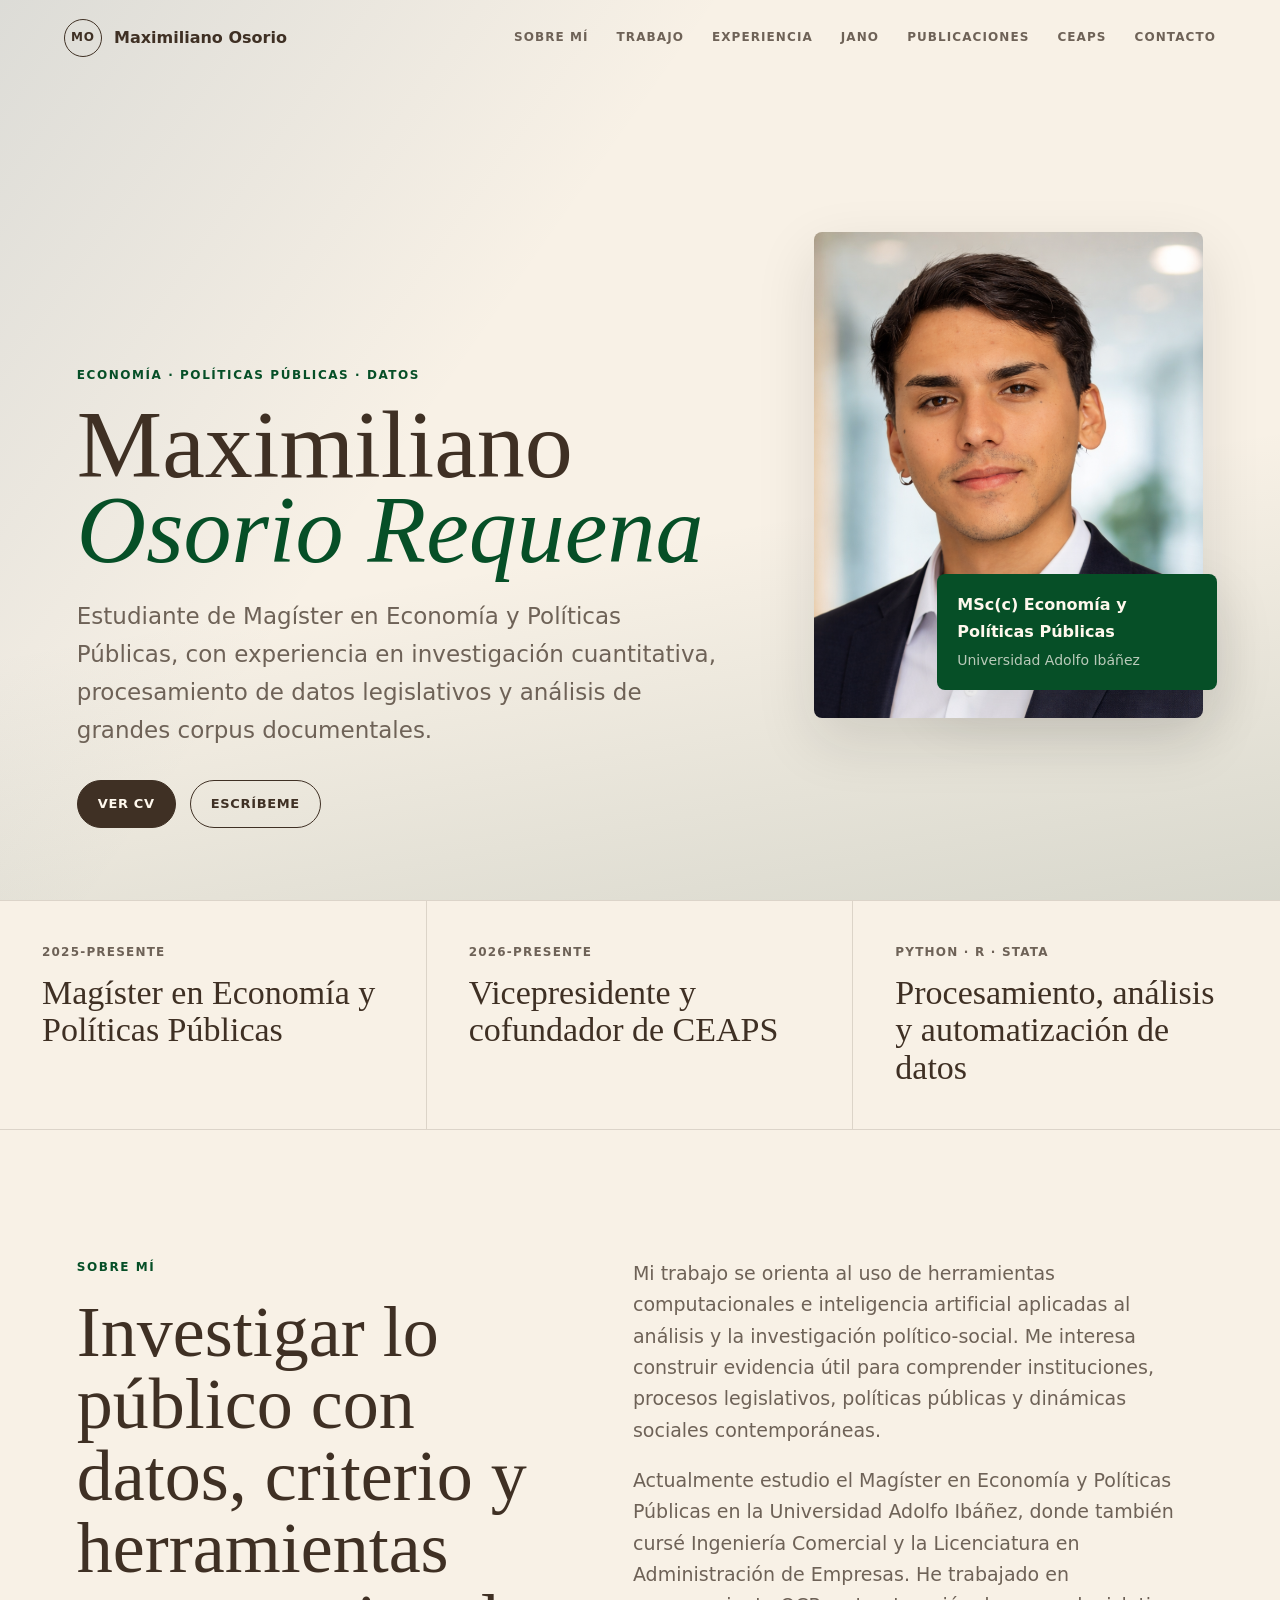
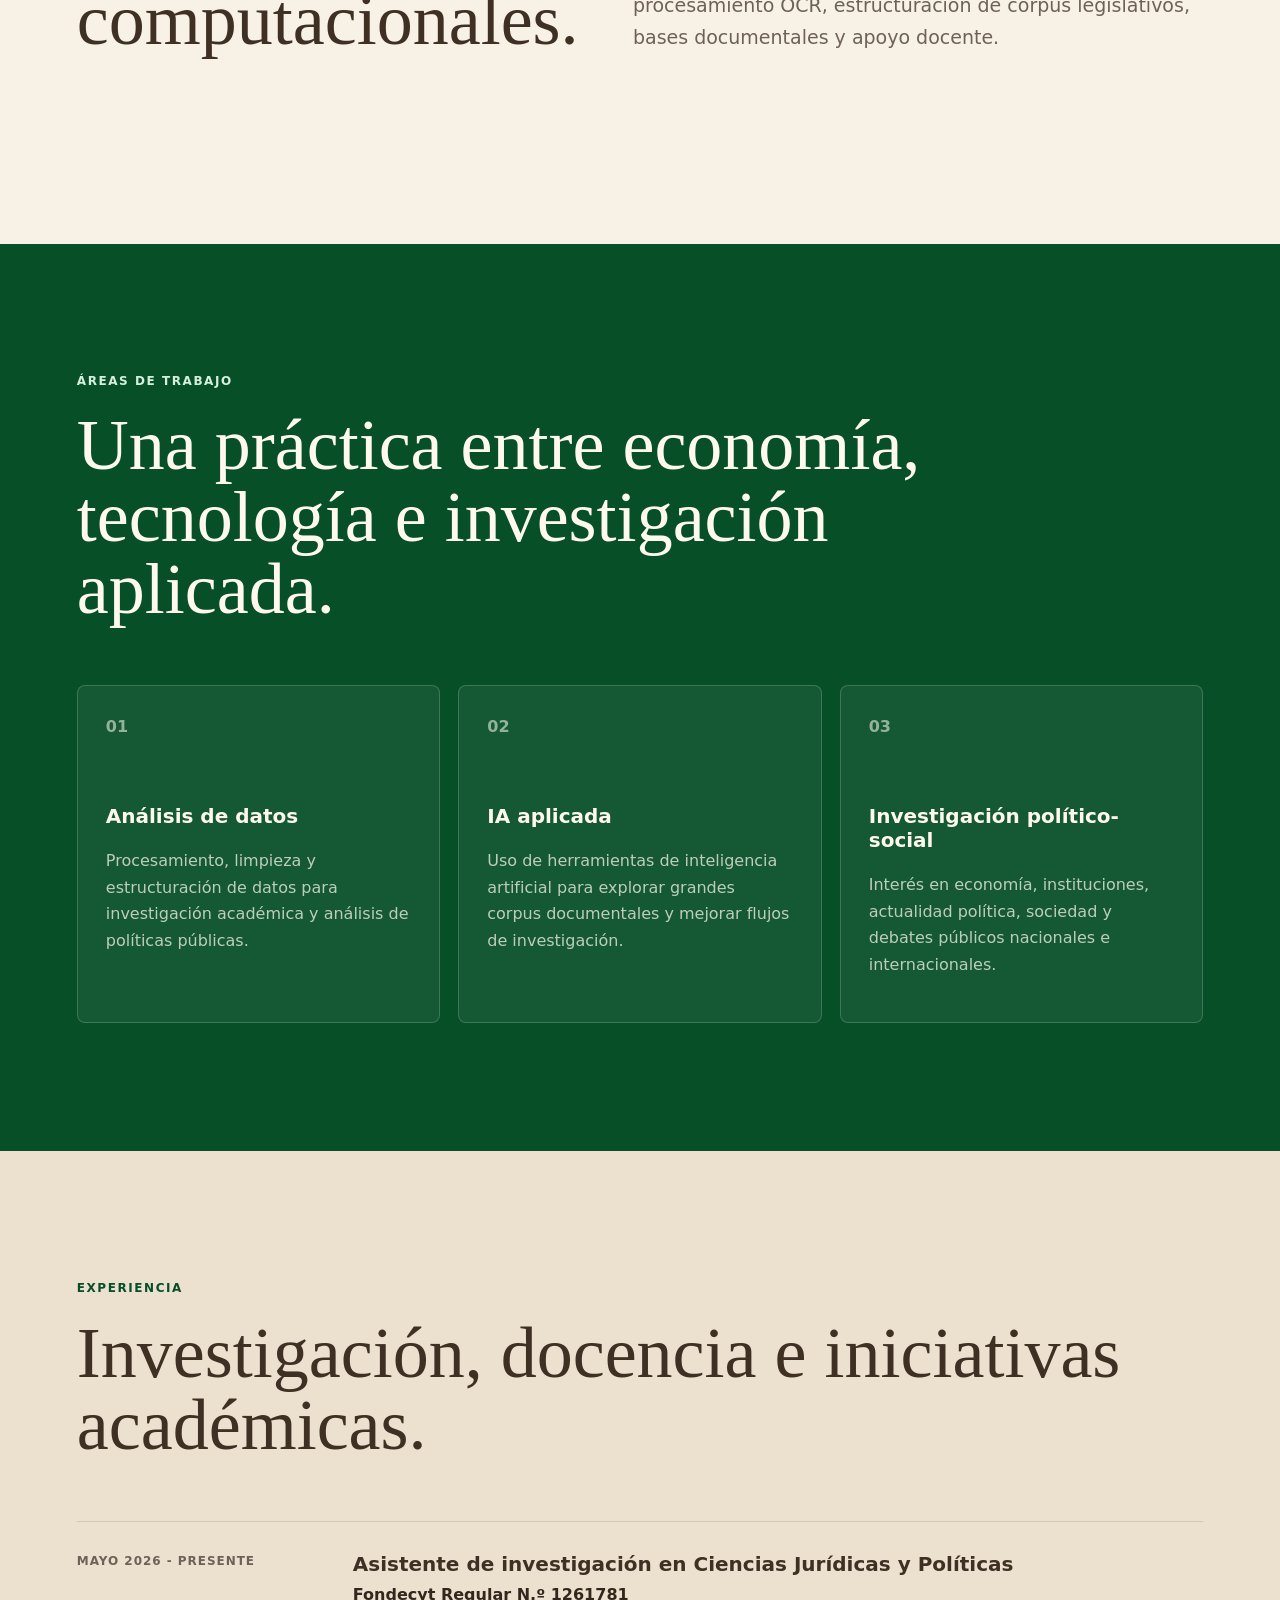
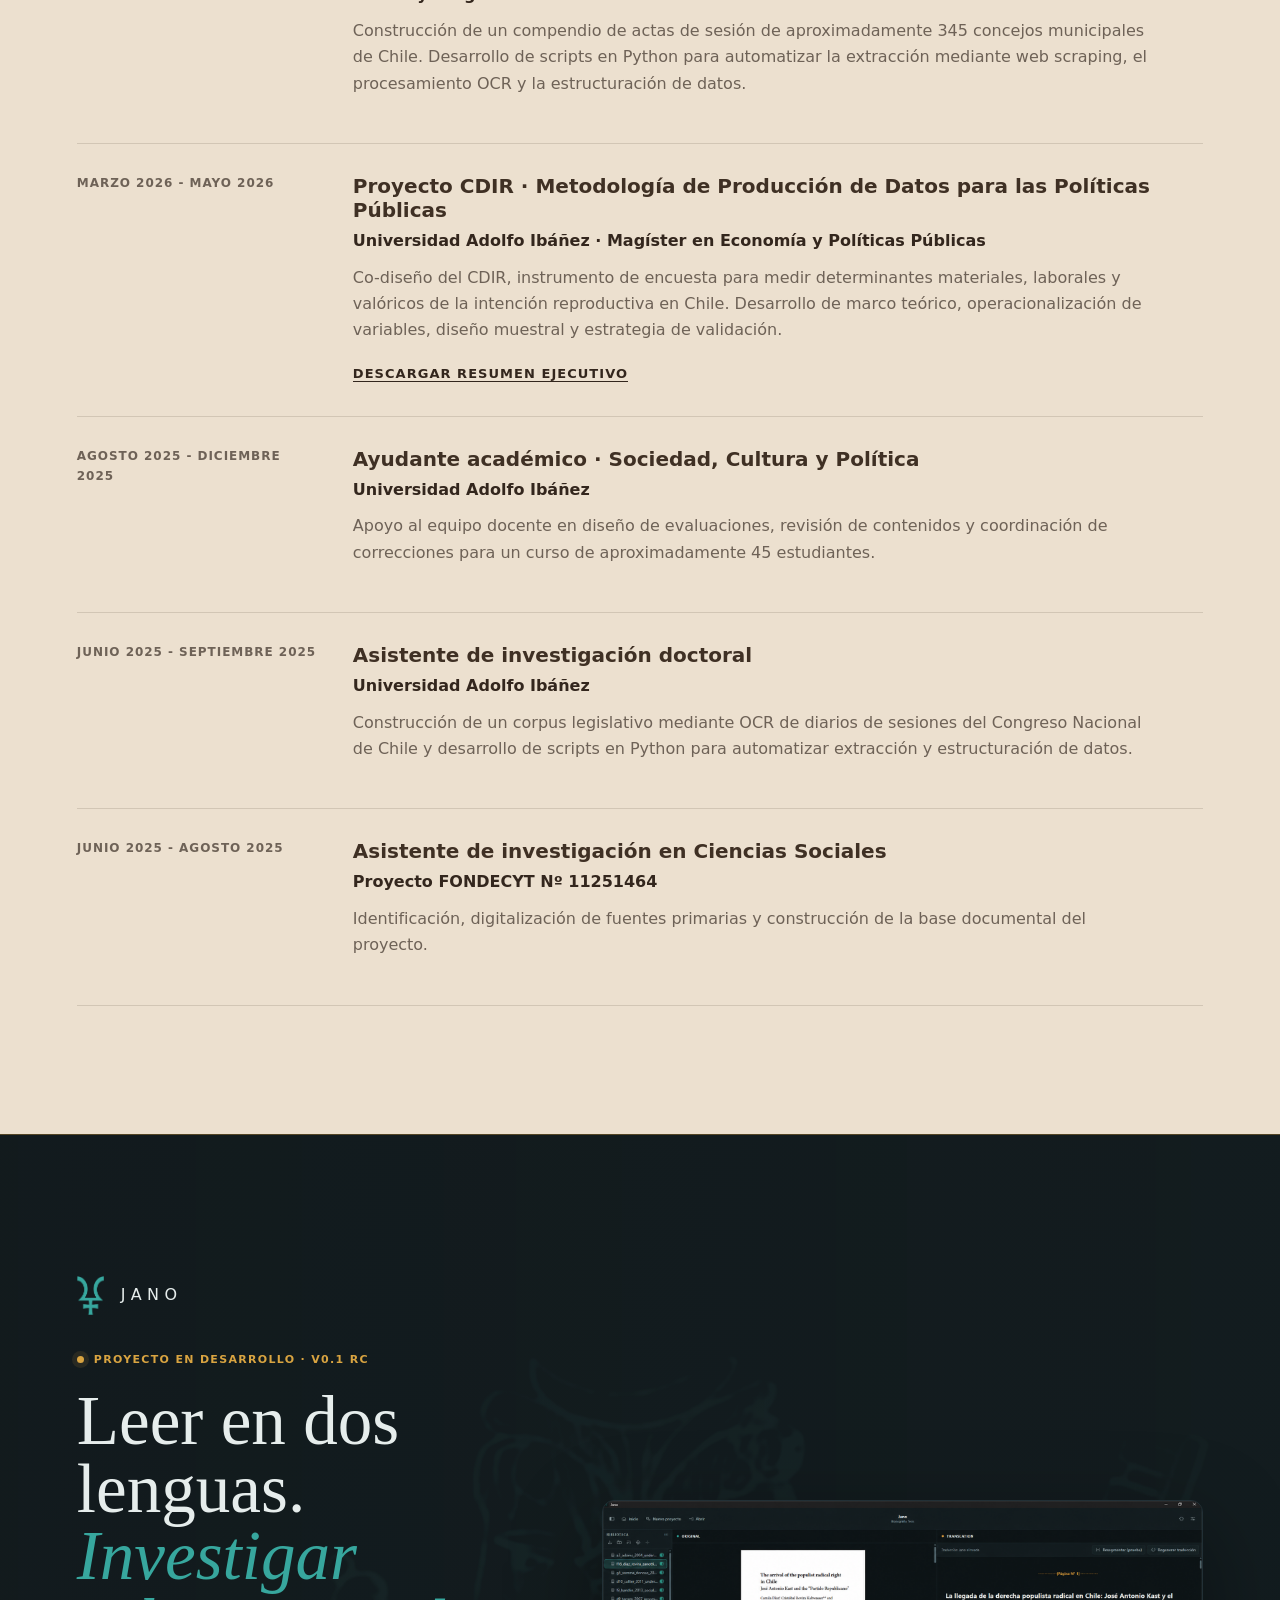
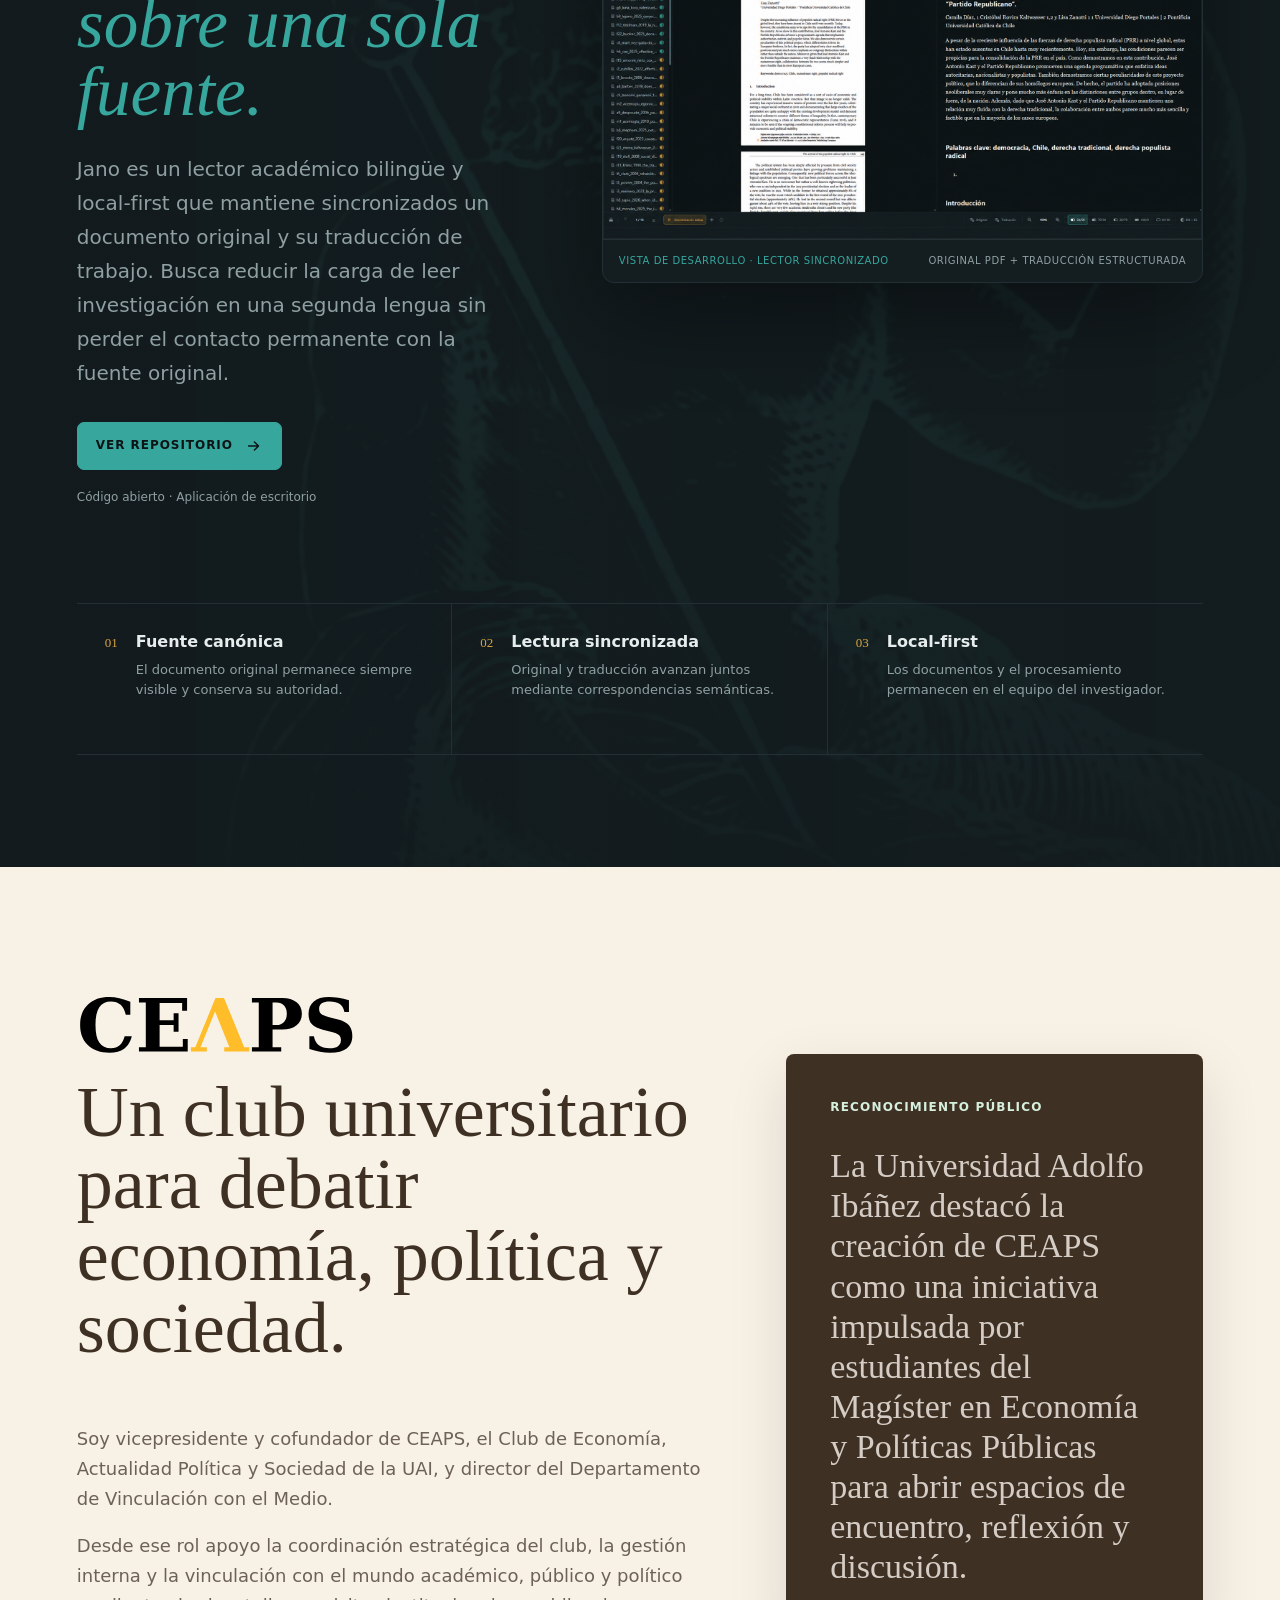
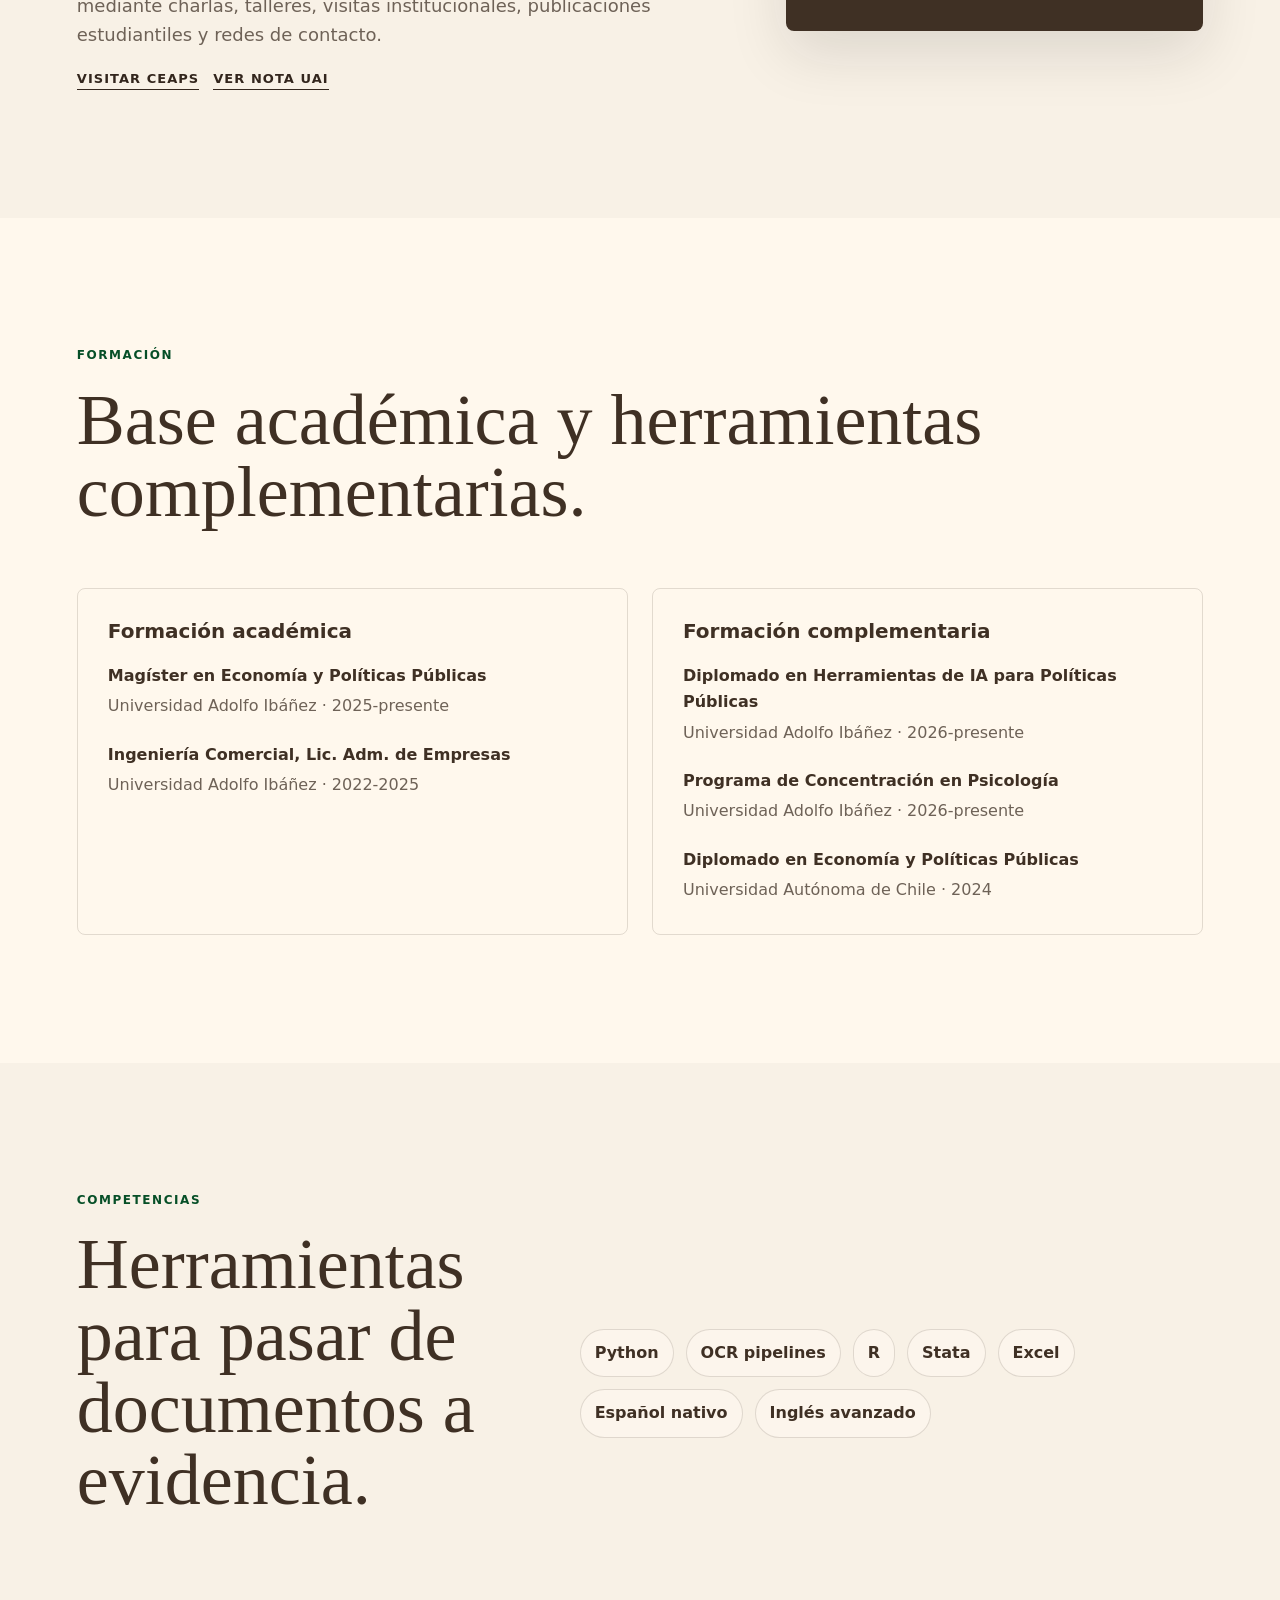
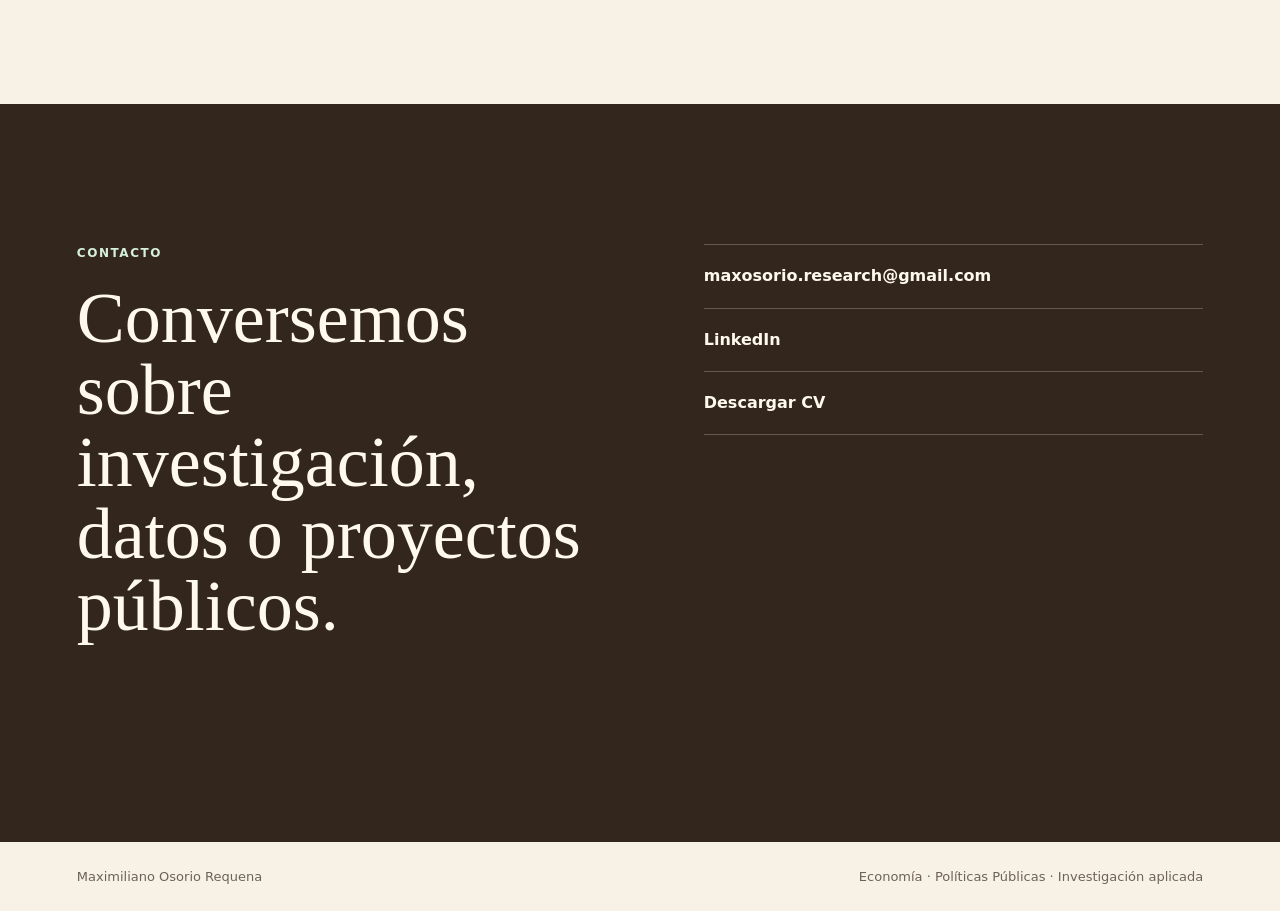
<file: index.html>
<!doctype html>
<html lang="es">
  <head>
    <meta charset="utf-8">
    <meta name="viewport" content="width=device-width, initial-scale=1">
    <title>Maximiliano Osorio Requena | Economía, datos e investigación pública</title>
    <meta name="description" content="Sitio personal de Maximiliano Osorio Requena, estudiante de Magíster en Economía y Políticas Públicas, con foco en investigación cuantitativa, datos legislativos e inteligencia artificial aplicada.">
    <meta name="author" content="Maximiliano Osorio Requena">
    <meta name="robots" content="index, follow">
    <meta name="theme-color" content="#f8f1e6">
    <link rel="canonical" href="https://maxosorio-research.github.io/">
    <link rel="manifest" href="site.webmanifest">
    <link rel="icon" href="assets/img/favicon.svg" type="image/svg+xml">
    <meta property="og:title" content="Maximiliano Osorio Requena">
    <meta property="og:description" content="Economía, políticas públicas, datos e inteligencia artificial aplicada a la investigación político-social.">
    <meta property="og:type" content="website">
    <meta property="og:url" content="https://maxosorio-research.github.io/">
    <meta property="og:image" content="assets/img/maximiliano-osorio-profile.png">
    <meta property="og:locale" content="es_CL">
    <meta name="twitter:card" content="summary_large_image">
    <meta name="twitter:title" content="Maximiliano Osorio Requena">
    <meta name="twitter:description" content="Economía, políticas públicas, datos e inteligencia artificial aplicada.">
    <meta name="twitter:image" content="assets/img/maximiliano-osorio-profile.png">
    <link rel="preload" as="image" href="assets/img/maximiliano-osorio-profile.png">
    <link rel="stylesheet" href="assets/css/styles.css">
    <script src="assets/js/main.js" defer></script>
  </head>
  <body>
    <a class="skip-link" href="#contenido">Saltar al contenido</a>

    <header class="site-header" id="siteHeader">
      <a class="brand" href="#hero" aria-label="Ir al inicio">
        <span class="brand-mark">MO</span>
        <span>Maximiliano Osorio</span>
      </a>

      <nav class="desktop-nav" aria-label="Navegación principal">
        <a href="#sobre-mi">Sobre mí</a>
        <a href="#trabajo">Trabajo</a>
        <a href="#experiencia">Experiencia</a>
        <a href="#jano">Jano</a>
        <a href="Publicaciones/">Publicaciones</a>
        <a href="#ceaps">CEAPS</a>
        <a href="#contacto">Contacto</a>
      </nav>

      <button class="menu-toggle" id="menuToggle" type="button" aria-label="Abrir menú" aria-expanded="false" aria-controls="mobileNav">
        <span></span>
        <span></span>
      </button>
    </header>

    <nav class="mobile-nav" id="mobileNav" aria-label="Navegación móvil" aria-hidden="true">
      <a href="#sobre-mi">Sobre mí</a>
      <a href="#trabajo">Trabajo</a>
      <a href="#experiencia">Experiencia</a>
      <a href="#jano">Jano</a>
      <a href="Publicaciones/">Publicaciones</a>
      <a href="#ceaps">CEAPS</a>
      <a href="#contacto">Contacto</a>
    </nav>

    <main id="contenido">
      <section class="hero" id="hero">
        <div class="hero-copy reveal">
          <p class="eyebrow">Economía · Políticas Públicas · Datos</p>
          <h1>Maximiliano<br><span class="surname-line">Osorio Requena</span></h1>
          <p class="hero-lede">
            Estudiante de Magíster en Economía y Políticas Públicas, con experiencia en investigación cuantitativa,
            procesamiento de datos legislativos y análisis de grandes corpus documentales.
          </p>
          <div class="hero-actions">
            <a class="button primary" href="assets/docs/cv-maximiliano-osorio-r.pdf" target="_blank" rel="noopener">Ver CV</a>
            <a class="button secondary" href="mailto:maxosorio.research@gmail.com">Escríbeme</a>
          </div>
        </div>

        <div class="hero-media reveal">
          <img src="assets/img/maximiliano-osorio-profile.png" alt="Retrato de Maximiliano Osorio Requena">
          <div class="hero-note">
            <strong>MSc(c) Economía y Políticas Públicas</strong>
            <span>Universidad Adolfo Ibáñez</span>
          </div>
        </div>
      </section>

      <section class="intro-band" aria-label="Resumen profesional">
        <div class="metric reveal">
          <span>2025-presente</span>
          <strong>Magíster en Economía y Políticas Públicas</strong>
        </div>
        <div class="metric reveal">
          <span>2026-presente</span>
          <strong>Vicepresidente y cofundador de CEAPS</strong>
        </div>
        <div class="metric reveal">
          <span>Python · R · Stata</span>
          <strong>Procesamiento, análisis y automatización de datos</strong>
        </div>
      </section>

      <section class="section two-column" id="sobre-mi">
        <div class="section-heading reveal">
          <p class="eyebrow">Sobre mí</p>
          <h2>Investigar lo público con datos, criterio y herramientas computacionales.</h2>
        </div>
        <div class="section-body reveal">
          <p>
            Mi trabajo se orienta al uso de herramientas computacionales e inteligencia artificial aplicadas
            al análisis y la investigación político-social. Me interesa construir evidencia útil para comprender
            instituciones, procesos legislativos, políticas públicas y dinámicas sociales contemporáneas.
          </p>
          <p>
            Actualmente estudio el Magíster en Economía y Políticas Públicas en la Universidad Adolfo Ibáñez,
            donde también cursé Ingeniería Comercial y la Licenciatura en Administración de Empresas. He trabajado
            en procesamiento OCR, estructuración de corpus legislativos, bases documentales y apoyo docente.
          </p>
        </div>
      </section>

      <section class="section section-dark" id="trabajo">
        <div class="section-heading reveal">
          <p class="eyebrow">Áreas de trabajo</p>
          <h2>Una práctica entre economía, tecnología e investigación aplicada.</h2>
        </div>
        <div class="cards-grid">
          <article class="card reveal">
            <span>01</span>
            <h3>Análisis de datos</h3>
            <p>Procesamiento, limpieza y estructuración de datos para investigación académica y análisis de políticas públicas.</p>
          </article>
          <article class="card reveal">
            <span>02</span>
            <h3>IA aplicada</h3>
            <p>Uso de herramientas de inteligencia artificial para explorar grandes corpus documentales y mejorar flujos de investigación.</p>
          </article>
          <article class="card reveal">
            <span>03</span>
            <h3>Investigación político-social</h3>
            <p>Interés en economía, instituciones, actualidad política, sociedad y debates públicos nacionales e internacionales.</p>
          </article>
        </div>
      </section>

      <section class="section timeline-section" id="experiencia">
        <div class="section-heading reveal">
          <p class="eyebrow">Experiencia</p>
          <h2>Investigación, docencia e iniciativas académicas.</h2>
        </div>

        <div class="timeline">
          <article class="timeline-item reveal">
            <time>Mayo 2026 - Presente</time>
            <div>
              <h3>Asistente de investigación en Ciencias Jurídicas y Políticas</h3>
              <p class="place">Fondecyt Regular N.º 1261781</p>
              <p>Construcción de un compendio de actas de sesión de aproximadamente 345 concejos municipales de Chile. Desarrollo de scripts en Python para automatizar la extracción mediante web scraping, el procesamiento OCR y la estructuración de datos.</p>
            </div>
          </article>

          <article class="timeline-item reveal">
            <time>Marzo 2026 - Mayo 2026</time>
            <div>
              <h3>Proyecto CDIR · Metodología de Producción de Datos para las Políticas Públicas</h3>
              <p class="place">Universidad Adolfo Ibáñez · Magíster en Economía y Políticas Públicas</p>
              <p>Co-diseño del CDIR, instrumento de encuesta para medir determinantes materiales, laborales y valóricos de la intención reproductiva en Chile. Desarrollo de marco teórico, operacionalización de variables, diseño muestral y estrategia de validación.</p>
              <p class="timeline-download">
                <a class="text-link" href="assets/docs/cdir-resumen-ejecutivo.pdf" target="_blank" rel="noopener" download>Descargar resumen ejecutivo</a>
              </p>
            </div>
          </article>

          <article class="timeline-item reveal">
            <time>Agosto 2025 - Diciembre 2025</time>
            <div>
              <h3>Ayudante académico · Sociedad, Cultura y Política</h3>
              <p class="place">Universidad Adolfo Ibáñez</p>
              <p>Apoyo al equipo docente en diseño de evaluaciones, revisión de contenidos y coordinación de correcciones para un curso de aproximadamente 45 estudiantes.</p>
            </div>
          </article>

          <article class="timeline-item reveal">
            <time>Junio 2025 - Septiembre 2025</time>
            <div>
              <h3>Asistente de investigación doctoral</h3>
              <p class="place">Universidad Adolfo Ibáñez</p>
              <p>Construcción de un corpus legislativo mediante OCR de diarios de sesiones del Congreso Nacional de Chile y desarrollo de scripts en Python para automatizar extracción y estructuración de datos.</p>
            </div>
          </article>

          <article class="timeline-item reveal">
            <time>Junio 2025 - Agosto 2025</time>
            <div>
              <h3>Asistente de investigación en Ciencias Sociales</h3>
              <p class="place">Proyecto FONDECYT Nº 11251464</p>
              <p>Identificación, digitalización de fuentes primarias y construcción de la base documental del proyecto.</p>
            </div>
          </article>
        </div>
      </section>

      <section class="jano-section" id="jano" aria-labelledby="jano-title">
        <div class="jano-layout">
          <div class="jano-copy reveal">
            <div class="jano-brandline" aria-label="Jano">
              <span class="jano-symbol" aria-hidden="true"></span>
              <span class="jano-wordmark">Jano</span>
            </div>

            <p class="jano-status"><span aria-hidden="true"></span>Proyecto en desarrollo · v0.1 RC</p>
            <h2 id="jano-title">Leer en dos lenguas.<br><em>Investigar sobre una sola fuente.</em></h2>
            <p class="jano-lede">
              Jano es un lector académico bilingüe y local-first que mantiene sincronizados un documento original
              y su traducción de trabajo. Busca reducir la carga de leer investigación en una segunda lengua sin
              perder el contacto permanente con la fuente original.
            </p>

            <div class="jano-actions">
              <a class="jano-button" href="https://github.com/maxosorio-research/Project_Jano" target="_blank" rel="noopener">
                Ver repositorio
                <svg viewBox="0 0 20 20" aria-hidden="true">
                  <path d="M4 10h11M10.5 5.5 15 10l-4.5 4.5" />
                </svg>
              </a>
              <span>Código abierto · Aplicación de escritorio</span>
            </div>
          </div>

          <figure class="jano-reader reveal">
            <div class="jano-reader-preview">
              <img
                src="assets/img/jano-reader-preview.png"
                width="1670"
                height="942"
                loading="lazy"
                alt="Interfaz de Jano con una biblioteca de documentos, el PDF original en inglés y su traducción al español en paneles paralelos"
              >
            </div>
            <figcaption>
              <span>Vista de desarrollo · lector sincronizado</span>
              <span>Original PDF + traducción estructurada</span>
            </figcaption>
          </figure>
        </div>

        <div class="jano-principles">
          <article class="reveal">
            <span>01</span>
            <div><h3>Fuente canónica</h3><p>El documento original permanece siempre visible y conserva su autoridad.</p></div>
          </article>
          <article class="reveal">
            <span>02</span>
            <div><h3>Lectura sincronizada</h3><p>Original y traducción avanzan juntos mediante correspondencias semánticas.</p></div>
          </article>
          <article class="reveal">
            <span>03</span>
            <div><h3>Local-first</h3><p>Los documentos y el procesamiento permanecen en el equipo del investigador.</p></div>
          </article>
        </div>
      </section>

      <section class="section feature-section" id="ceaps">
        <div class="feature-copy reveal">
          <div class="ceaps-brand">
            <img src="assets/img/ceaps-logo.svg" alt="CEAPS">
          </div>
          <h2>Un club universitario para debatir economía, política y sociedad.</h2>
          <p>
            Soy vicepresidente y cofundador de CEAPS, el Club de Economía, Actualidad Política y Sociedad de la UAI,
            y director del Departamento de Vinculación con el Medio.
          </p>
          <p>
            Desde ese rol apoyo la coordinación estratégica del club, la gestión interna y la vinculación con el
            mundo académico, público y político mediante charlas, talleres, visitas institucionales, publicaciones
            estudiantiles y redes de contacto.
          </p>
          <div class="inline-actions">
            <a class="text-link" href="https://ceapsuai.github.io/" target="_blank" rel="noopener">Visitar CEAPS</a>
            <a class="text-link" href="https://www.uai.cl/noticias/gobierno/estudiantes-uai-crean-club-para-promover-el-analisis-y-debate-sobre-economia-politica-y-sociedad" target="_blank" rel="noopener">Ver nota UAI</a>
          </div>
        </div>
        <div class="feature-panel reveal">
          <span class="panel-kicker">Reconocimiento público</span>
          <p>
            La Universidad Adolfo Ibáñez destacó la creación de CEAPS como una iniciativa impulsada por estudiantes
            del Magíster en Economía y Políticas Públicas para abrir espacios de encuentro, reflexión y discusión.
          </p>
        </div>
      </section>

      <section class="section education-section" id="formacion">
        <div class="section-heading reveal">
          <p class="eyebrow">Formación</p>
          <h2>Base académica y herramientas complementarias.</h2>
        </div>

        <div class="split-list">
          <div class="list-block reveal">
            <h3>Formación académica</h3>
            <ul>
              <li><strong>Magíster en Economía y Políticas Públicas</strong><span>Universidad Adolfo Ibáñez · 2025-presente</span></li>
              <li><strong>Ingeniería Comercial, Lic. Adm. de Empresas</strong><span>Universidad Adolfo Ibáñez · 2022-2025</span></li>
            </ul>
          </div>
          <div class="list-block reveal">
            <h3>Formación complementaria</h3>
            <ul>
              <li><strong>Diplomado en Herramientas de IA para Políticas Públicas</strong><span>Universidad Adolfo Ibáñez · 2026-presente</span></li>
              <li><strong>Programa de Concentración en Psicología</strong><span>Universidad Adolfo Ibáñez · 2026-presente</span></li>
              <li><strong>Diplomado en Economía y Políticas Públicas</strong><span>Universidad Autónoma de Chile · 2024</span></li>
            </ul>
          </div>
        </div>
      </section>

      <section class="section skills-section" aria-label="Competencias técnicas">
        <div class="skills-copy reveal">
          <p class="eyebrow">Competencias</p>
          <h2>Herramientas para pasar de documentos a evidencia.</h2>
        </div>
        <div class="skills-grid reveal">
          <span>Python</span>
          <span>OCR pipelines</span>
          <span>R</span>
          <span>Stata</span>
          <span>Excel</span>
          <span>Español nativo</span>
          <span>Inglés avanzado</span>
        </div>
      </section>

      <section class="contact-section" id="contacto">
        <div class="contact-copy reveal">
          <p class="eyebrow">Contacto</p>
          <h2>Conversemos sobre investigación, datos o proyectos públicos.</h2>
        </div>
        <div class="contact-links reveal">
          <a href="mailto:maxosorio.research@gmail.com">maxosorio.research@gmail.com</a>
          <a href="https://www.linkedin.com/in/maximiliano-osorio-requena-363098266" target="_blank" rel="noopener">LinkedIn</a>
          <a href="assets/docs/cv-maximiliano-osorio-r.pdf" target="_blank" rel="noopener">Descargar CV</a>
        </div>
      </section>
    </main>

    <footer class="site-footer">
      <span>Maximiliano Osorio Requena</span>
      <span>Economía · Políticas Públicas · Investigación aplicada</span>
    </footer>
  </body>
</html>
</file>
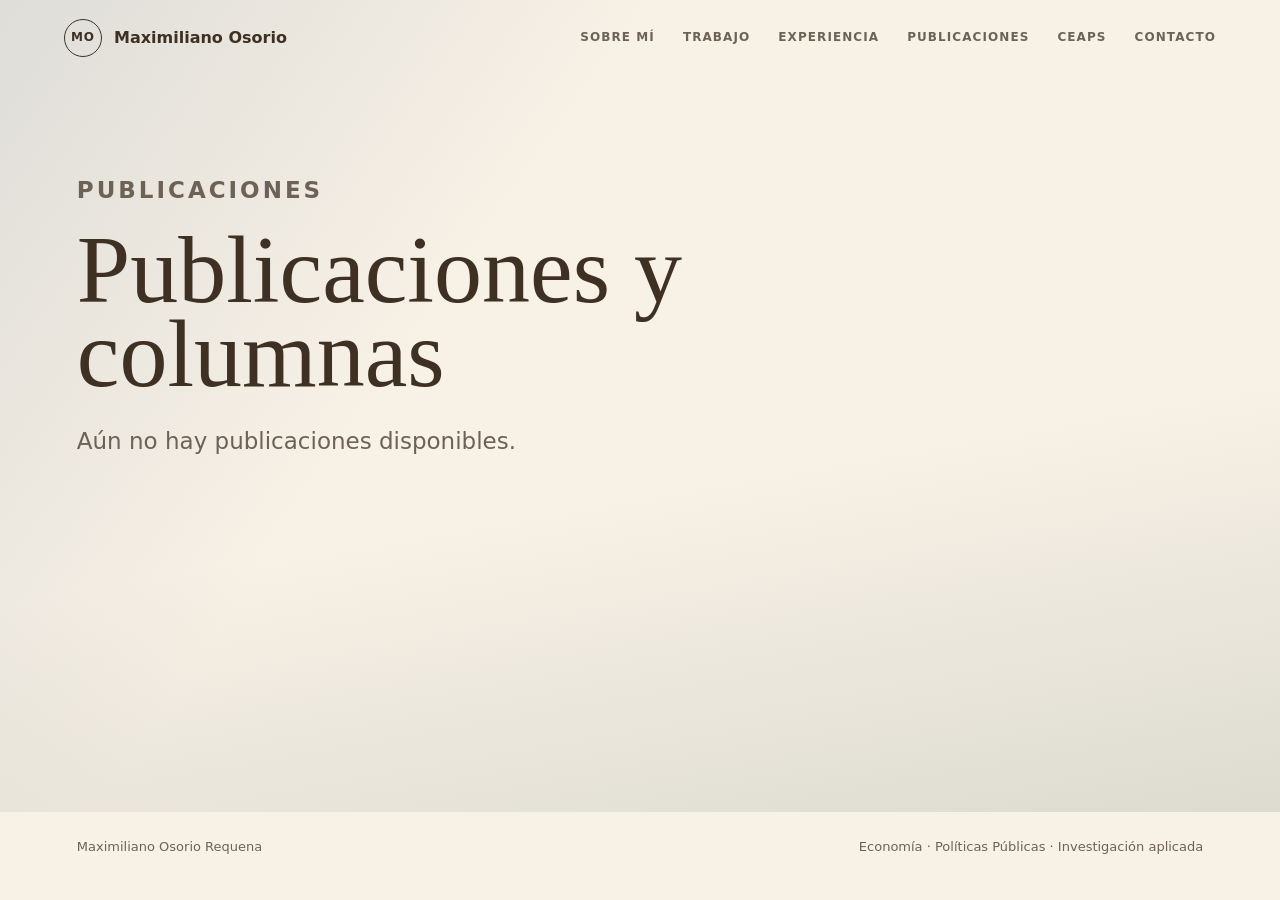
<file: Publicaciones/index.html>
<!doctype html>
<html lang="es">
  <head>
    <meta charset="utf-8">
    <meta name="viewport" content="width=device-width, initial-scale=1">
    <title>Publicaciones | Maximiliano Osorio Requena</title>
    <meta name="description" content="Publicaciones y columnas de Maximiliano Osorio Requena.">
    <meta name="author" content="Maximiliano Osorio Requena">
    <meta name="robots" content="index, follow">
    <meta name="theme-color" content="#f8f1e6">
    <link rel="canonical" href="https://maxosorio-research.github.io/Publicaciones/">
    <link rel="manifest" href="../site.webmanifest">
    <link rel="icon" href="../assets/img/favicon.svg" type="image/svg+xml">
    <meta property="og:title" content="Publicaciones | Maximiliano Osorio Requena">
    <meta property="og:description" content="Publicaciones y columnas de Maximiliano Osorio Requena.">
    <meta property="og:type" content="website">
    <meta property="og:url" content="https://maxosorio-research.github.io/Publicaciones/">
    <meta property="og:image" content="../assets/img/maximiliano-osorio-profile.png">
    <meta property="og:locale" content="es_CL">
    <meta name="twitter:card" content="summary_large_image">
    <meta name="twitter:title" content="Publicaciones | Maximiliano Osorio Requena">
    <meta name="twitter:description" content="Publicaciones y columnas de Maximiliano Osorio Requena.">
    <meta name="twitter:image" content="../assets/img/maximiliano-osorio-profile.png">
    <link rel="stylesheet" href="../assets/css/styles.css">
    <script src="../assets/js/main.js" defer></script>
  </head>
  <body>
    <a class="skip-link" href="#contenido">Saltar al contenido</a>

    <header class="site-header" id="siteHeader">
      <a class="brand" href="../" aria-label="Ir al inicio">
        <span class="brand-mark">MO</span>
        <span>Maximiliano Osorio</span>
      </a>

      <nav class="desktop-nav" aria-label="Navegación principal">
        <a href="../#sobre-mi">Sobre mí</a>
        <a href="../#trabajo">Trabajo</a>
        <a href="../#experiencia">Experiencia</a>
        <a href="./">Publicaciones</a>
        <a href="../#ceaps">CEAPS</a>
        <a href="../#contacto">Contacto</a>
      </nav>

      <button class="menu-toggle" id="menuToggle" type="button" aria-label="Abrir menú" aria-expanded="false" aria-controls="mobileNav">
        <span></span>
        <span></span>
      </button>
    </header>

    <nav class="mobile-nav" id="mobileNav" aria-label="Navegación móvil" aria-hidden="true">
      <a href="../#sobre-mi">Sobre mí</a>
      <a href="../#trabajo">Trabajo</a>
      <a href="../#experiencia">Experiencia</a>
      <a href="./">Publicaciones</a>
      <a href="../#ceaps">CEAPS</a>
      <a href="../#contacto">Contacto</a>
    </nav>

    <main class="publications-main" id="contenido">
      <section class="publications-empty reveal" aria-labelledby="publicaciones-title">
        <p class="eyebrow">Publicaciones</p>
        <h1 id="publicaciones-title">Publicaciones y columnas</h1>
        <p>Aún no hay publicaciones disponibles.</p>
      </section>
    </main>

    <footer class="site-footer">
      <span>Maximiliano Osorio Requena</span>
      <span>Economía · Políticas Públicas · Investigación aplicada</span>
    </footer>
  </body>
</html>
</file>
<file: assets/css/styles.css>
*, *::before, *::after {
  box-sizing: border-box;
}

:root {
  --paper: #f8f1e6;
  --paper-soft: #ece0cf;
  --ink: #3f3024;
  --muted: #6e6257;
  --line: rgba(63, 48, 36, 0.15);
  --green: #064f27;
  --blue: #33261d;
  --gold: #064f27;
  --white: #fff8ed;
  --shadow: 0 22px 60px rgba(21, 21, 21, 0.12);
  --sans: Inter, ui-sans-serif, system-ui, -apple-system, BlinkMacSystemFont, "Segoe UI", sans-serif;
  --serif: Georgia, "Times New Roman", serif;
}

html {
  scroll-behavior: smooth;
  scroll-padding-top: 86px;
}

body {
  margin: 0;
  background: var(--paper);
  color: var(--ink);
  font-family: var(--sans);
  line-height: 1.65;
  -webkit-font-smoothing: antialiased;
}

body.nav-open {
  overflow: hidden;
}

img {
  max-width: 100%;
  display: block;
}

a {
  color: inherit;
}

a:focus-visible,
button:focus-visible {
  outline: 2px solid var(--blue);
  outline-offset: 4px;
}

.skip-link {
  position: fixed;
  top: 14px;
  left: 14px;
  z-index: 200;
  transform: translateY(-140%);
  background: var(--ink);
  color: var(--white);
  padding: 10px 14px;
  text-decoration: none;
  font-size: 12px;
  text-transform: uppercase;
  letter-spacing: 0.08em;
}

.skip-link:focus {
  transform: translateY(0);
}

.site-header {
  position: fixed;
  inset: 0 0 auto;
  z-index: 100;
  display: flex;
  align-items: center;
  justify-content: space-between;
  min-height: 76px;
  padding: 18px clamp(20px, 5vw, 64px);
  transition: background 0.25s ease, border-color 0.25s ease;
}

.site-header.scrolled {
  background: rgba(245, 240, 232, 0.92);
  backdrop-filter: blur(14px);
  border-bottom: 1px solid var(--line);
}

.brand {
  display: inline-flex;
  align-items: center;
  gap: 12px;
  text-decoration: none;
  font-weight: 700;
}

.brand-mark {
  display: grid;
  place-items: center;
  width: 38px;
  height: 38px;
  border: 1px solid var(--ink);
  border-radius: 50%;
  font-size: 12px;
  letter-spacing: 0.08em;
}

.desktop-nav {
  display: flex;
  align-items: center;
  gap: 28px;
}

.desktop-nav a,
.mobile-nav a {
  text-decoration: none;
  color: var(--muted);
  font-size: 12px;
  font-weight: 700;
  letter-spacing: 0.09em;
  text-transform: uppercase;
}

.desktop-nav a:hover,
.mobile-nav a:hover {
  color: var(--ink);
}

.menu-toggle {
  display: none;
  width: 44px;
  height: 44px;
  border: 1px solid var(--line);
  border-radius: 50%;
  background: transparent;
}

.menu-toggle span {
  display: block;
  width: 18px;
  height: 2px;
  margin: 5px auto;
  background: var(--ink);
  transition: transform 0.2s ease;
}

.menu-toggle.active span:first-child {
  transform: translateY(3.5px) rotate(45deg);
}

.menu-toggle.active span:last-child {
  transform: translateY(-3.5px) rotate(-45deg);
}

.mobile-nav {
  position: fixed;
  inset: 76px 0 auto;
  z-index: 90;
  display: none;
  flex-direction: column;
  gap: 22px;
  padding: 28px;
  background: rgba(245, 240, 232, 0.98);
  border-bottom: 1px solid var(--line);
  box-shadow: var(--shadow);
}

.mobile-nav.open {
  display: flex;
}

.hero {
  min-height: 100vh;
  min-height: 100dvh;
  display: grid;
  grid-template-columns: minmax(0, 1.25fr) minmax(300px, 0.75fr);
  gap: clamp(36px, 7vw, 96px);
  align-items: end;
  padding: 122px clamp(22px, 6vw, 78px) 72px;
  background:
    linear-gradient(125deg, rgba(36, 79, 114, 0.13), transparent 38%),
    linear-gradient(350deg, rgba(23, 63, 53, 0.14), transparent 42%),
    var(--paper);
}

.hero-copy {
  max-width: 780px;
}

.eyebrow {
  margin: 0 0 18px;
  color: var(--gold);
  font-size: 12px;
  font-weight: 800;
  letter-spacing: 0.13em;
  text-transform: uppercase;
}

h1,
h2,
h3,
p {
  margin-top: 0;
}

h1 {
  margin-bottom: 26px;
  font-family: var(--serif);
  font-size: clamp(58px, 7.5vw, 108px);
  line-height: 0.88;
  font-weight: 400;
  letter-spacing: 0;
}

h1 span {
  color: var(--green);
  font-style: italic;
}

.surname-line {
  display: inline-block;
  white-space: nowrap;
}

h2 {
  font-family: var(--serif);
  font-size: clamp(36px, 5.8vw, 72px);
  line-height: 1;
  font-weight: 400;
  letter-spacing: 0;
}

h3 {
  font-size: 20px;
  line-height: 1.2;
}

.hero-lede {
  max-width: 660px;
  margin-bottom: 30px;
  color: var(--muted);
  font-size: clamp(18px, 2vw, 23px);
}

.hero-actions,
.inline-actions {
  display: flex;
  flex-wrap: wrap;
  gap: 14px;
}

.button {
  display: inline-flex;
  align-items: center;
  justify-content: center;
  min-height: 48px;
  padding: 12px 20px;
  border: 1px solid var(--ink);
  border-radius: 999px;
  text-decoration: none;
  font-size: 13px;
  font-weight: 800;
  letter-spacing: 0.05em;
  text-transform: uppercase;
}

.button.primary {
  background: var(--ink);
  color: var(--white);
}

.button.secondary {
  color: var(--ink);
}

.hero-media {
  position: relative;
  align-self: center;
}

.hero-media img {
  width: min(100%, 540px);
  aspect-ratio: 4 / 5;
  object-fit: cover;
  object-position: 50% 32%;
  border-radius: 8px;
  box-shadow: var(--shadow);
}

.hero-note {
  position: absolute;
  right: clamp(-14px, -3vw, -28px);
  bottom: 28px;
  max-width: 280px;
  padding: 18px 20px;
  background: var(--green);
  color: var(--white);
  border-radius: 8px;
  box-shadow: var(--shadow);
}

.hero-note strong,
.hero-note span {
  display: block;
}

.hero-note span {
  margin-top: 4px;
  color: rgba(255, 250, 242, 0.72);
  font-size: 14px;
}

.intro-band {
  display: grid;
  grid-template-columns: repeat(3, 1fr);
  border-top: 1px solid var(--line);
  border-bottom: 1px solid var(--line);
}

.metric {
  min-height: 156px;
  padding: clamp(24px, 4vw, 42px);
  border-right: 1px solid var(--line);
}

.metric:last-child {
  border-right: 0;
}

.metric span {
  display: block;
  margin-bottom: 12px;
  color: var(--muted);
  font-size: 12px;
  font-weight: 800;
  letter-spacing: 0.1em;
  text-transform: uppercase;
}

.metric strong {
  font-family: var(--serif);
  font-size: clamp(24px, 3vw, 34px);
  line-height: 1.04;
  font-weight: 400;
}

.section {
  padding: clamp(72px, 10vw, 132px) clamp(22px, 6vw, 78px);
}

.two-column {
  display: grid;
  grid-template-columns: minmax(260px, 0.9fr) minmax(0, 1.1fr);
  gap: clamp(34px, 7vw, 96px);
}

.section-body {
  max-width: 720px;
  color: var(--muted);
  font-size: 19px;
}

.section-body p:last-child {
  margin-bottom: 0;
}

.section-dark {
  background: var(--green);
  color: var(--white);
}

.section-dark .eyebrow {
  color: #d6f0de;
}

.section-dark h2 {
  max-width: 900px;
}

.cards-grid {
  display: grid;
  grid-template-columns: repeat(3, 1fr);
  gap: 18px;
  margin-top: 48px;
}

.card {
  min-height: 280px;
  padding: 28px;
  border: 1px solid rgba(255, 250, 242, 0.18);
  border-radius: 8px;
  background: rgba(255, 250, 242, 0.06);
}

.card span {
  display: block;
  margin-bottom: 64px;
  color: rgba(255, 250, 242, 0.55);
  font-weight: 800;
}

.card p {
  color: rgba(255, 250, 242, 0.72);
}

.jano-section {
  --jano-bg: #0d1416;
  --jano-panel: #141d20;
  --jano-line: #223036;
  --jano-ink: #e6edec;
  --jano-muted: #8fa0a2;
  --jano-teal: #37a79e;
  --jano-amber: #d9a441;
  position: relative;
  overflow: hidden;
  padding: clamp(82px, 11vw, 148px) clamp(22px, 6vw, 78px) clamp(70px, 9vw, 112px);
  border-top: 1px solid rgba(217, 164, 65, 0.34);
  background:
    linear-gradient(90deg, rgba(13, 20, 22, 0.18), rgba(13, 20, 22, 0.04)),
    url("../img/jano-background-3840x2160.png") center top / cover no-repeat,
    var(--jano-bg);
  color: var(--jano-ink);
  isolation: isolate;
}

.jano-layout {
  position: relative;
  z-index: 1;
  display: grid;
  grid-template-columns: minmax(300px, 0.84fr) minmax(480px, 1.16fr);
  gap: clamp(46px, 7vw, 104px);
  align-items: center;
}

.jano-copy {
  max-width: 680px;
}

.jano-brandline {
  display: flex;
  align-items: center;
  gap: 17px;
  margin-bottom: 36px;
}

.jano-symbol {
  display: block;
  width: 27px;
  aspect-ratio: 232.25 / 339;
  flex: 0 0 auto;
  background: var(--jano-teal);
  -webkit-mask: url("../img/jano-symbol.png") center / contain no-repeat;
  mask: url("../img/jano-symbol.png") center / contain no-repeat;
}

.jano-wordmark {
  color: var(--jano-ink);
  font-size: 16px;
  font-weight: 500;
  letter-spacing: 0.34em;
  line-height: 1;
  text-transform: uppercase;
}

.jano-status {
  display: flex;
  align-items: center;
  gap: 10px;
  margin: 0 0 18px;
  color: var(--jano-amber);
  font-size: 11px;
  font-weight: 800;
  letter-spacing: 0.12em;
  text-transform: uppercase;
}

.jano-status span {
  width: 7px;
  height: 7px;
  border-radius: 50%;
  background: currentColor;
  box-shadow: 0 0 0 5px rgba(217, 164, 65, 0.11);
}

.jano-section h2 {
  max-width: 720px;
  margin-bottom: 26px;
  color: var(--jano-ink);
  font-size: clamp(42px, 5.4vw, 76px);
  line-height: 0.98;
}

.jano-section h2 em {
  color: var(--jano-teal);
  font-weight: 400;
}

.jano-lede {
  max-width: 650px;
  margin-bottom: 32px;
  color: var(--jano-muted);
  font-size: clamp(17px, 1.7vw, 20px);
  line-height: 1.7;
}

.jano-actions {
  display: flex;
  flex-wrap: wrap;
  align-items: center;
  gap: 18px;
}

.jano-button {
  display: inline-flex;
  align-items: center;
  justify-content: center;
  gap: 12px;
  min-height: 48px;
  padding: 12px 18px;
  border: 1px solid var(--jano-teal);
  border-radius: 7px;
  background: var(--jano-teal);
  color: var(--jano-bg);
  font-size: 12px;
  font-weight: 900;
  letter-spacing: 0.08em;
  text-decoration: none;
  text-transform: uppercase;
  transition: background 0.2s ease, color 0.2s ease, transform 0.2s ease;
}

.jano-button:hover {
  background: transparent;
  color: var(--jano-teal);
  transform: translateY(-2px);
}

.jano-button:focus-visible {
  outline-color: var(--jano-teal);
}

.jano-button svg {
  width: 18px;
  height: 18px;
  fill: none;
  stroke: currentColor;
  stroke-linecap: round;
  stroke-linejoin: round;
  stroke-width: 1.7;
}

.jano-actions > span {
  color: var(--jano-muted);
  font-size: 12px;
}

.jano-reader {
  margin: 0;
  overflow: hidden;
  border: 1px solid var(--jano-line);
  border-radius: 12px;
  background: var(--jano-panel);
  box-shadow: 0 30px 90px rgba(0, 0, 0, 0.38);
  transform: perspective(1200px) rotateY(-1.5deg) rotateX(0.8deg);
  transform-origin: center;
}

.jano-reader-preview {
  position: relative;
  overflow: hidden;
  background: #101719;
}

.jano-reader-preview::after {
  position: absolute;
  inset: 0;
  border: 1px solid rgba(230, 237, 236, 0.05);
  content: "";
  pointer-events: none;
}

.jano-reader-preview img {
  display: block;
  width: 100%;
  height: auto;
}

.jano-reader figcaption {
  display: flex;
  justify-content: space-between;
  gap: 20px;
  padding: 13px 16px;
  border-top: 1px solid var(--jano-line);
  color: var(--jano-muted);
  font-size: 10px;
  letter-spacing: 0.055em;
  text-transform: uppercase;
}

.jano-reader figcaption span:first-child {
  color: var(--jano-teal);
}

.jano-principles {
  position: relative;
  z-index: 1;
  display: grid;
  grid-template-columns: repeat(3, 1fr);
  margin-top: clamp(58px, 8vw, 96px);
  border-top: 1px solid var(--jano-line);
  border-bottom: 1px solid var(--jano-line);
}

.jano-principles article {
  display: grid;
  grid-template-columns: auto 1fr;
  gap: 18px;
  min-height: 150px;
  padding: 28px;
  border-right: 1px solid var(--jano-line);
}

.jano-principles article:last-child {
  border-right: 0;
}

.jano-principles article > span {
  color: var(--jano-amber);
  font-family: var(--serif);
  font-size: 13px;
}

.jano-principles h3 {
  margin-bottom: 8px;
  color: var(--jano-ink);
  font-size: 16px;
  font-weight: 700;
}

.jano-principles p {
  margin-bottom: 0;
  color: var(--jano-muted);
  font-size: 13px;
  line-height: 1.55;
}

.timeline-section {
  background: var(--paper-soft);
}

.timeline {
  margin-top: 44px;
  border-top: 1px solid var(--line);
}

.timeline-item {
  display: grid;
  grid-template-columns: 240px minmax(0, 1fr);
  gap: 36px;
  padding: 30px 0;
  border-bottom: 1px solid var(--line);
}

.timeline-item time {
  color: var(--muted);
  font-size: 12px;
  font-weight: 800;
  letter-spacing: 0.08em;
  text-transform: uppercase;
}

.timeline-item h3 {
  margin-bottom: 6px;
}

.timeline-item p {
  max-width: 800px;
  color: var(--muted);
}

.timeline-item .place {
  margin-bottom: 10px;
  color: var(--blue);
  font-weight: 800;
}

.timeline-item .timeline-download {
  margin: 14px 0 0;
}

.feature-section {
  display: grid;
  grid-template-columns: minmax(0, 1.05fr) minmax(280px, 0.7fr);
  gap: clamp(32px, 7vw, 84px);
  align-items: center;
}

.feature-copy p {
  max-width: 730px;
  color: var(--muted);
  font-size: 18px;
}

.ceaps-brand {
  width: min(280px, 54vw);
  margin: 0 0 22px;
}

.ceaps-brand img {
  width: 100%;
  height: auto;
}

.text-link {
  color: var(--blue);
  font-size: 13px;
  font-weight: 900;
  letter-spacing: 0.08em;
  text-decoration: none;
  text-transform: uppercase;
  border-bottom: 1px solid currentColor;
}

.feature-panel {
  padding: clamp(28px, 4vw, 44px);
  background: var(--ink);
  color: var(--white);
  border-radius: 8px;
  box-shadow: var(--shadow);
}

.panel-kicker {
  display: block;
  margin-bottom: 28px;
  color: #d6f0de;
  font-size: 12px;
  font-weight: 800;
  letter-spacing: 0.1em;
  text-transform: uppercase;
}

.feature-panel p {
  margin-bottom: 0;
  color: rgba(255, 250, 242, 0.78);
  font-family: var(--serif);
  font-size: clamp(24px, 3vw, 34px);
  line-height: 1.18;
}

.education-section {
  background: var(--white);
}

.split-list {
  display: grid;
  grid-template-columns: repeat(2, 1fr);
  gap: 24px;
  margin-top: 46px;
}

.list-block {
  padding: 30px;
  border: 1px solid var(--line);
  border-radius: 8px;
}

.list-block ul {
  display: grid;
  gap: 22px;
  margin: 0;
  padding: 0;
  list-style: none;
}

.list-block li strong,
.list-block li span {
  display: block;
}

.list-block li span {
  margin-top: 4px;
  color: var(--muted);
}

.skills-section {
  display: grid;
  grid-template-columns: 0.85fr 1.15fr;
  gap: 42px;
  align-items: center;
}

.skills-grid {
  display: flex;
  flex-wrap: wrap;
  gap: 12px;
}

.skills-grid span {
  padding: 10px 14px;
  border: 1px solid var(--line);
  border-radius: 999px;
  background: rgba(255, 250, 242, 0.5);
  font-weight: 800;
}

.contact-section {
  display: grid;
  grid-template-columns: minmax(0, 1fr) minmax(280px, 0.9fr);
  gap: clamp(34px, 6vw, 72px);
  padding: clamp(76px, 11vw, 140px) clamp(22px, 6vw, 78px);
  background: var(--blue);
  color: var(--white);
}

.contact-section .eyebrow {
  color: #d6f0de;
}

.contact-links {
  display: grid;
  align-content: start;
  border-top: 1px solid rgba(255, 250, 242, 0.24);
}

.contact-links a {
  padding: 18px 0;
  border-bottom: 1px solid rgba(255, 250, 242, 0.24);
  color: var(--white);
  text-decoration: none;
  font-weight: 800;
}

.publications-main {
  min-height: calc(100vh - 88px);
  padding: clamp(112px, 15vw, 172px) clamp(22px, 6vw, 78px) clamp(76px, 11vw, 132px);
  background:
    linear-gradient(125deg, rgba(36, 79, 114, 0.12), transparent 36%),
    linear-gradient(350deg, rgba(23, 63, 53, 0.12), transparent 42%),
    var(--paper);
}

.publications-empty {
  max-width: 860px;
}

.publications-empty h1 {
  max-width: 780px;
}

.publications-empty p {
  max-width: 620px;
  color: var(--muted);
  font-size: clamp(18px, 2vw, 23px);
}

.site-footer {
  display: flex;
  justify-content: space-between;
  gap: 20px;
  padding: 24px clamp(22px, 6vw, 78px);
  color: var(--muted);
  font-size: 13px;
}

html.enhanced .reveal {
  opacity: 1;
  transform: translateY(0);
  transition: opacity 0.55s ease, transform 0.55s ease;
}

html.enhanced .reveal.visible,
.reveal {
  opacity: 1;
  transform: translateY(0);
}

@media (max-width: 980px) {
  .desktop-nav {
    display: none;
  }

  .menu-toggle {
    display: block;
  }

  .hero,
  .two-column,
  .feature-section,
  .skills-section,
  .contact-section {
    grid-template-columns: 1fr;
  }

  .hero {
    padding-top: 108px;
  }

  .hero-media {
    max-width: 520px;
  }

  .intro-band,
  .cards-grid,
  .split-list {
    grid-template-columns: 1fr;
  }

  .metric {
    border-right: 0;
    border-bottom: 1px solid var(--line);
  }

  .metric:last-child {
    border-bottom: 0;
  }

  .timeline-item {
    grid-template-columns: 1fr;
    gap: 10px;
  }

  .jano-layout {
    grid-template-columns: 1fr;
  }

  .jano-copy {
    max-width: 760px;
  }

  .jano-reader {
    max-width: 820px;
    transform: none;
  }

  .jano-principles {
    grid-template-columns: 1fr;
  }

  .jano-principles article {
    min-height: 0;
    border-right: 0;
    border-bottom: 1px solid var(--jano-line);
  }

  .jano-principles article:last-child {
    border-bottom: 0;
  }
}

@media (max-width: 620px) {
  .site-header {
    min-height: 68px;
    padding: 14px 18px;
  }

  .brand span:last-child {
    display: none;
  }

  .mobile-nav {
    inset: 68px 0 auto;
  }

  .hero {
    min-height: auto;
    padding: 96px 18px 56px;
  }

  h1 {
    font-size: clamp(50px, 15.5vw, 76px);
  }

  .surname-line {
    white-space: normal;
  }

  .hero-note {
    position: static;
    margin-top: 14px;
    max-width: none;
  }

  .section,
  .jano-section,
  .publications-main,
  .contact-section {
    padding-left: 18px;
    padding-right: 18px;
  }

  .jano-section h2 {
    font-size: clamp(39px, 11.5vw, 58px);
  }

  .jano-brandline {
    margin-bottom: 28px;
  }

  .jano-reader figcaption {
    align-items: flex-start;
    flex-direction: column;
    gap: 3px;
  }

  .jano-section {
    background-position: 62% top;
  }

  .card {
    min-height: 230px;
  }

  .card span {
    margin-bottom: 40px;
  }

  .site-footer {
    flex-direction: column;
    padding-left: 18px;
    padding-right: 18px;
  }
}
</file>
